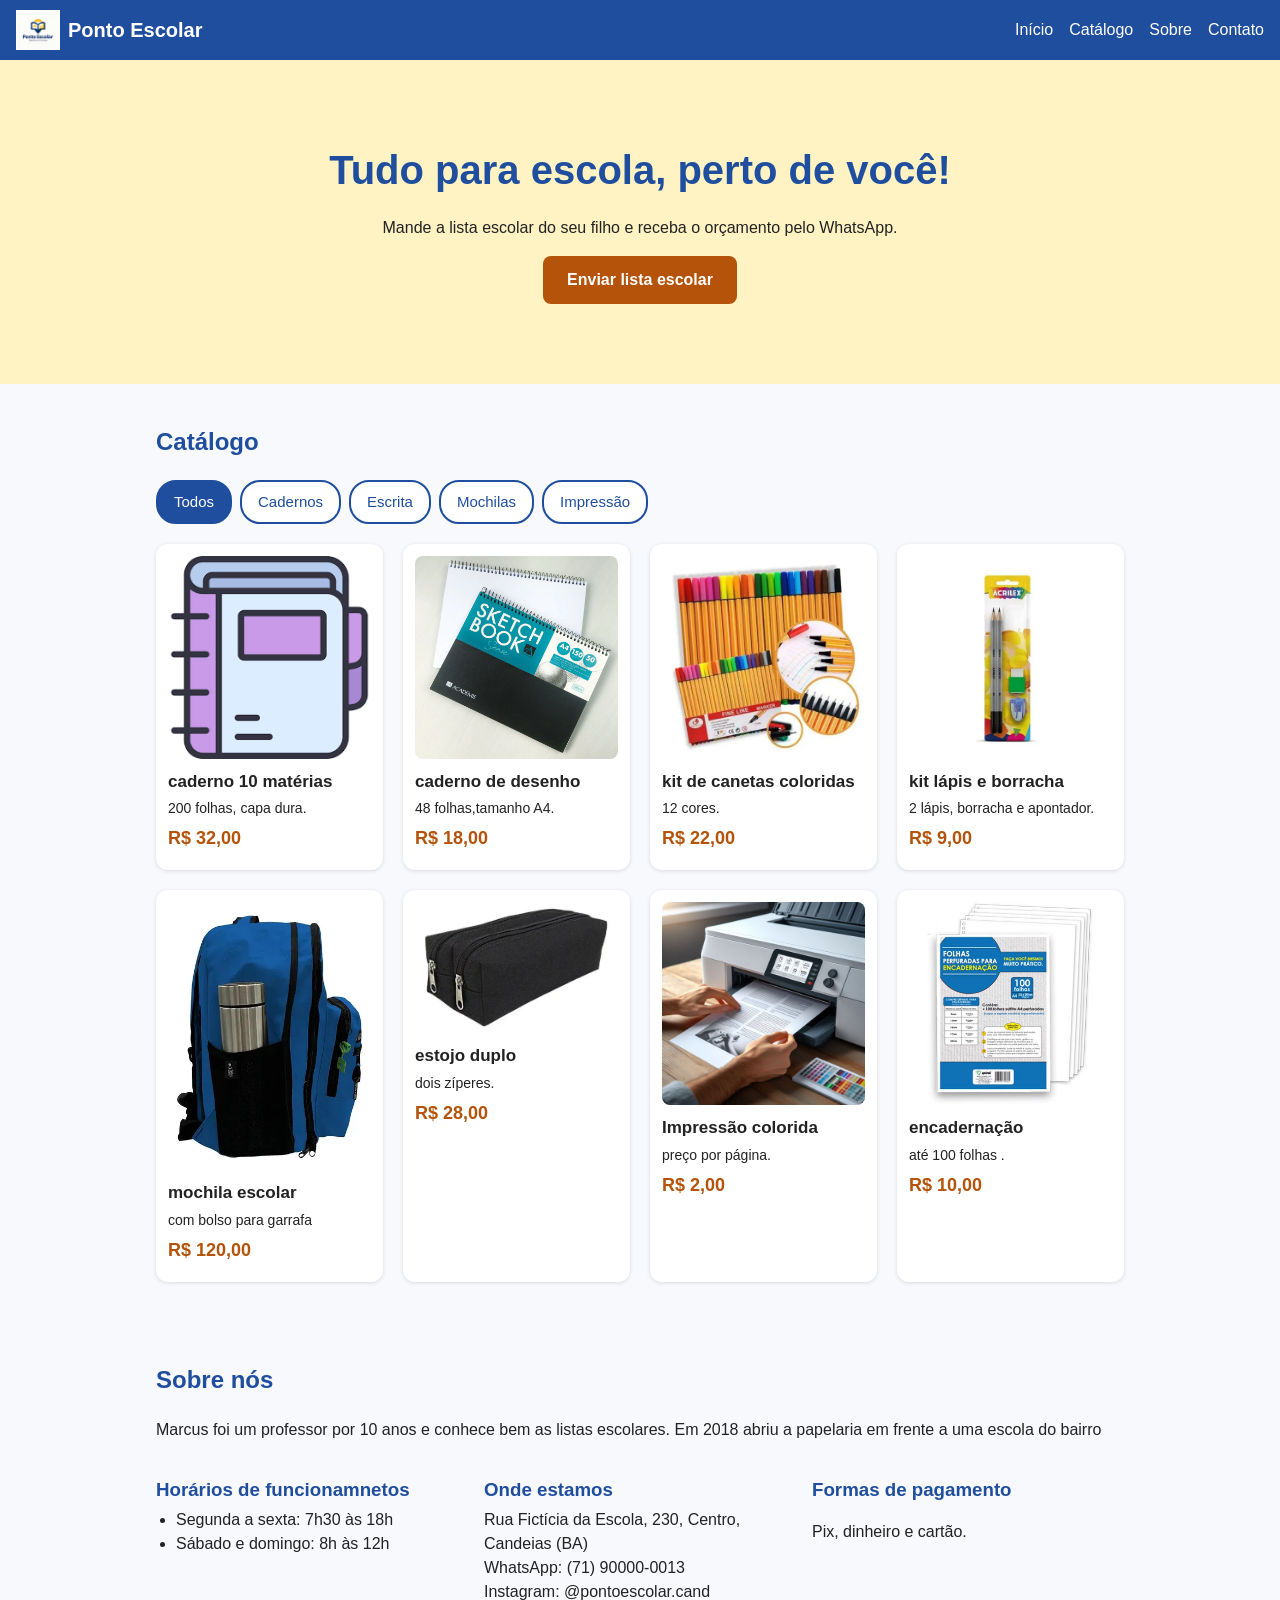
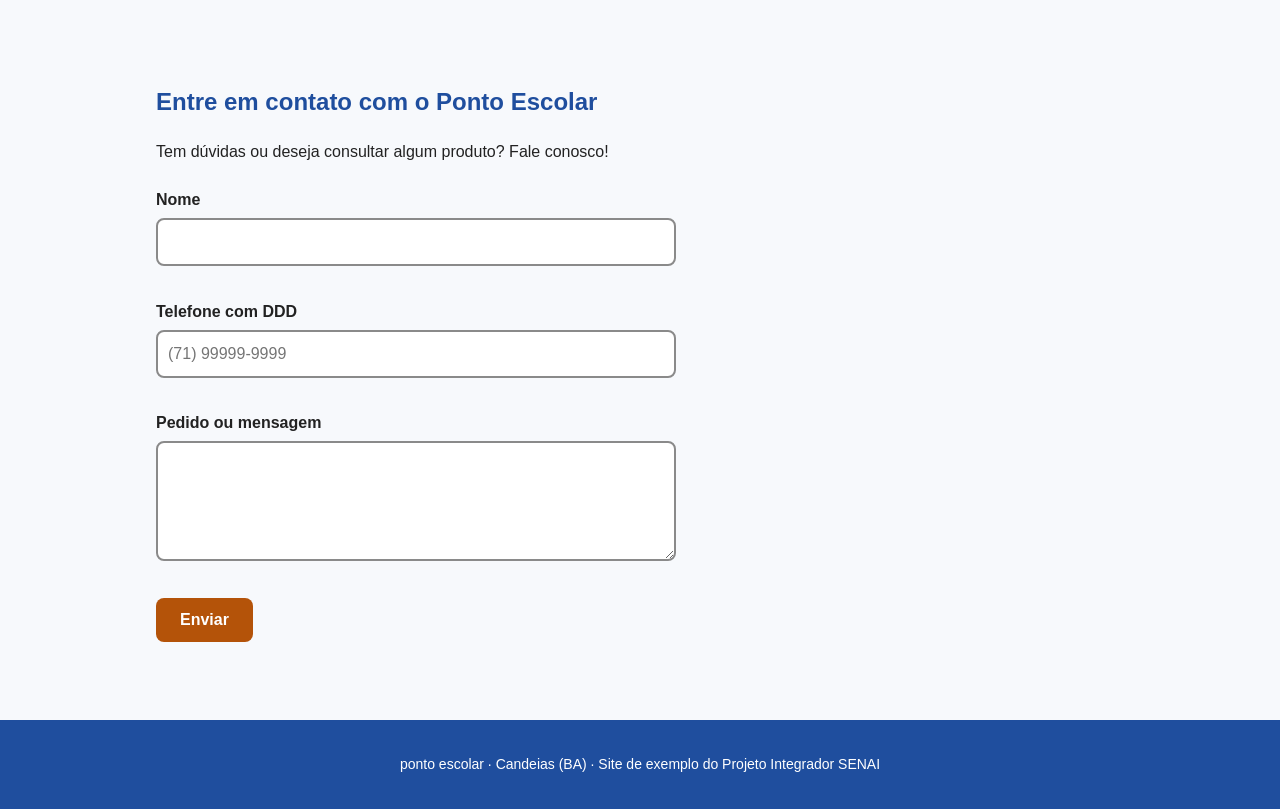
<file: index.html>
<!DOCTYPE html>
<html lang="pt-BR">
<head>
  <meta charset="UTF-8">
  <meta name="viewport" content="width=device-width, initial-scale=1.0">
  <title>Ponto escolar| Candeias</title>
  <meta name="description" content="Ponto escolar, Tudo para a escola, Perto de você.">
  <link rel="stylesheet" href="css/style.css">
</head>
<body>

  <!-- CABEÇALHO: nome da empresa e menu -->
  <header class="cabecalho">
    <a href="#inicio" class="marca">


<img src="img/logo.jpeg.jpeg" alt="" width="44" height="44">
      <span>Ponto Escolar</span>
 
    </a>
    <nav aria-label="Menu principal">
      <ul class="menu">
        <li><a href="#inicio">Início</a></li>
 
  
        <li><a href="#catalogo">Catálogo</a></li> 
        <li><a href="#sobre">Sobre</a></li>
        <li><a href="#contato">Contato</a></li>
      </ul>
    </nav>
  </header>

  <main>

    <!-- SEÇÃO 1: INÍCIO -->

    


      <section id="inicio" class="inicio">
      <h1>Tudo para escola, perto de você!</h1>
      <p>Mande a lista escolar do seu filho e receba o orçamento pelo WhatsApp.</p>
      <a href="#contato" class="botao">Enviar lista escolar</a>
    </section> 


    <!-- SEÇÃO 2: CATÁLOGO -->
    <section id="catalogo" class="secao">
      <h2>Catálogo</h2>

      <div class="filtros" aria-label="Filtrar o material por categoria">
        <button type="button" class="filtro ativo" data-filtro="todos" aria-pressed="true">Todos</button>
        <button type="button" class="filtro" data-filtro="Cadernos" aria-pressed="false">Cadernos</button>
        <button type="button" class="filtro" data-filtro="Escrita" aria-pressed="false">Escrita</button>
        <button type="button" class="filtro" data-filtro="Mochilas" aria-pressed="false">Mochilas</button>
        <button type="button" class="filtro" data-filtro="impressão" aria-pressed="false">Impressão</button>
      </div>

      <div class="cards">
        <article class="card" data-categoria="Cadernos">
          <img src="img/caderno.jpeg.png" alt="caderno 10 matérias, 200 folhas,capa dura " width="200" height="150">
          <h3>caderno 10 matérias</h3>
          <p>200 folhas, capa dura.</p>
          <p class="preco">R$ 32,00</p>
        </article>
        <article class="card" data-categoria="Cadernos">
          <img src="img/caderno desenho.jpeg.webp" alt="caderno de desenho,48 folhas,tamanho A4" width="200" height="150">
          <h3>caderno de desenho</h3>
          <p>48 folhas,tamanho A4.</p>
          <p class="preco">R$ 18,00</p>
        </article>
        <article class="card" data-categoria="Escrita">
          <img src="img/KIT DE CANETAS COLORIDAS.jpeg.jpg" alt=" kit de canetas coloridas,12 cores" width="200" height="150">
          <h3> kit de canetas coloridas</h3>
          <p>12 cores.</p>
          <p class="preco">R$ 22,00</p>
        </article>
        <article class="card" data-categoria="Escrita" >
          <img src="img/KIT DE LAPIS E BORRACHA.jpeg.webp" alt="kit de lapis e borracha,2 lápis, borracha e apontador" width="200" height="150">
          <h3>kit lápis e borracha </h3>
          <p>2 lápis, borracha e apontador.</p>
          <p class="preco">R$ 9,00</p>
        </article>
        <article class="card" data-categoria="Mochilas">
          <img src="img/mochila escola.jpeg.webp" alt=" mochila escolar com bolso para a garrafa " width="200" height="150">
          <h3>mochila escolar </h3>
          <p>com bolso para garrafa</p>
          <p class="preco">R$ 120,00</p>
        </article>
        <article class="card" data-categoria="Mochilas">
          <img src="img/ESTOJO DUPLO.jpeg.webp" alt=" estojo duplo com dois zíperes" width="200" height="150">
          <h3> estojo duplo</h3>
          <p> dois zíperes.</p>
          <p class="preco">R$ 28,00</p>
        </article>
        <article class="card" data-categoria="impressão">
          <img src="img/impressão colorida.jpeg.jpg" alt=" impressão colorida, preço por página " width="200" height="150">
          <h3>Impressão colorida </h3>
          <p>preço por página.</p>
          <p class="preco">R$ 2,00</p>
        </article>
        <article class="card" data-categoria="impressão">
          <img src="img/folha de encadernação.jpeg.jpg" alt="encadernação até 100 folhas " width="200" height="150">
          <h3>encadernação</h3>
          <p>até 100 folhas .</p>
          <p class="preco">R$ 10,00</p>
        </article>
      </div>
    </section>

    <!-- SEÇÃO 3: SOBRE -->
    <section id="sobre" class="secao sobre">
      <h2>Sobre nós</h2>
      <p>Marcus foi um professor por 10 anos e conhece bem as listas escolares. Em 2018 abriu a papelaria em frente a uma escola do bairro</p>

      <div class="sobre-blocos">
        <div>
          <h3>Horários de funcionamnetos</h3>
          <ul>
            <li>Segunda a sexta: 7h30 às 18h</li>
            <li>Sábado e domingo: 8h às 12h</li>
          </ul>
        </div>
        <div>
          <h3>Onde estamos</h3>
          <address>
            Rua Fictícia da Escola, 230, Centro, Candeias (BA)<br>
            WhatsApp: (71) 90000-0013<br>
            Instagram: @pontoescolar.cand
          </address>
        </div>
        <div>
          <h3>Formas de pagamento</h3>
          <p>Pix, dinheiro e cartão.</p>
        </div>
      </div>
    </section>

    <!-- SEÇÃO 4: CONTATO -->
    <section id="contato" class="secao">
      <h2>Entre em contato com o Ponto Escolar</h2>
      <p>Tem dúvidas ou deseja consultar algum produto? Fale conosco!</p>

      <form id="form-contato" class="formulario" novalidate>
        <label for="nome">Nome</label>
        <input type="text" id="nome" name="nome" autocomplete="name">
        <small class="erro" id="erro-nome"></small>

        <label for="telefone">Telefone com DDD</label>
        <input type="tel" id="telefone" name="telefone" autocomplete="tel" placeholder="(71) 99999-9999">
        <small class="erro" id="erro-telefone"></small>

        <label for="mensagem">Pedido ou mensagem</label>
        <textarea id="mensagem" name="mensagem" rows="4"></textarea>
        <small class="erro" id="erro-mensagem"></small>

        <button type="submit" class="botao">Enviar</button>
        <p id="confirmacao" class="confirmacao" aria-live="polite"></p>
      </form>
    </section>

  </main>

  <footer class="rodape">
    <p> ponto escolar · Candeias (BA) · Site de exemplo do Projeto Integrador SENAI</p>
  </footer>

  <script src="js/script.js"></script>
</body>
</html>
</file>
<file: css/style.css>
/* ===== CORES E FONTES DA MARCA (identidade visual) ===== */
:root {
  --roxo: #1f4e9e;
  --roxo-claro: #fff3c4;
  --verde: #b45309;
  --creme: #f7f9fc;
  --texto: #222222;
  --erro: #b3261e;
  --fonte: Arial, Helvetica, sans-serif;
}

* {
  box-sizing: border-box;
}

body {
  margin: 0;
  font-family: var(--fonte);
  font-size: 16px;
  line-height: 1.5;
  color: var(--texto);
  background: var(--creme);
}

img {
  max-width: 100%;
  height: auto;
}

/* ===== CABEÇALHO E MENU ===== */
.cabecalho {
  position: sticky;
  top: 0;
  z-index: 10;
  display: flex;
  flex-wrap: wrap;
  justify-content: space-between;
  align-items: center;
  gap: 8px;
  padding: 10px 16px;
  background: var(--roxo);
}

.marca {
  display: flex;
  align-items: center;
  gap: 8px;
  color: #ffffff;
  font-weight: bold;
  font-size: 20px;
  text-decoration: none;
}

.menu {
  display: flex;
  flex-wrap: wrap;
  gap: 4px 16px;
  margin: 0;
  padding: 0;
  list-style: none;
}

.menu a {
  color: #ffffff;
  text-decoration: none;
  padding: 6px 0;
  display: inline-block;
}

.menu a:hover,
.menu a:focus {
  text-decoration: underline;
}

/* ===== SEÇÃO INÍCIO ===== */
.inicio {
  padding: 48px 16px;
  text-align: center;
  background: var(--roxo-claro);
}

.inicio h1 {
  margin: 0 0 12px;
  font-size: 28px;
  color: var(--roxo);
}

/* ===== BOTÃO (usado no Início e no formulário) ===== */
.botao {
  display: inline-block;
  min-height: 44px;
  padding: 12px 24px;
  border: none;
  border-radius: 8px;
  background: var(--verde);
  color: #ffffff;
  font-size: 16px;
  font-weight: bold;
  text-decoration: none;
  cursor: pointer;
}

.botao:hover {
  background: #1f5e23;
}

/* foco visível para quem navega pelo teclado (acessibilidade) */
a:focus-visible,
button:focus-visible,
input:focus-visible,
textarea:focus-visible {
  outline: 3px solid #f2c94c;
  outline-offset: 2px;
}

/* ===== SEÇÕES EM GERAL ===== */
.secao {
  padding: 40px 16px;
  max-width: 1000px;
  margin: 0 auto;
}

.secao h2 {
  margin-top: 0;
  font-size: 24px;
  color: var(--roxo);
}

/* ===== CATÁLOGO ===== */
.filtros {
  display: flex;
  flex-wrap: wrap;
  gap: 8px;
  margin-bottom: 20px;
}

.filtro {
  min-height: 44px;
  padding: 8px 16px;
  border: 2px solid var(--roxo);
  border-radius: 20px;
  background: #ffffff;
  color: var(--roxo);
  font-size: 15px;
  cursor: pointer;
}

.filtro.ativo {
  background: var(--roxo);
  color: #ffffff;
}

.cards {
  display: grid;
  grid-template-columns: 1fr 1fr;
  gap: 12px;
}

.card {
  background: #ffffff;
  border-radius: 12px;
  padding: 12px;
  box-shadow: 0 1px 4px rgba(0, 0, 0, 0.12);
}

.card img {
  border-radius: 8px;
  display: block;
  width: 100%;
}

.card h3 {
  margin: 10px 0 4px;
  font-size: 17px;
}

.card p {
  margin: 0 0 6px;
  font-size: 14px;
}

.card .preco {
  font-size: 18px;
  font-weight: bold;
  color: var(--verde);
}

/* ===== SOBRE ===== */
.sobre-blocos {
  display: grid;
  gap: 16px;
}

.sobre-blocos h3 {
  margin-bottom: 4px;
  color: var(--roxo);
}

.sobre-blocos ul {
  margin: 0;
  padding-left: 20px;
}

address {
  font-style: normal;
}

/* ===== FORMULÁRIO DE CONTATO ===== */
.formulario {
  display: flex;
  flex-direction: column;
  gap: 6px;
  max-width: 520px;
}

.formulario label {
  font-weight: bold;
  margin-top: 8px;
}

.formulario input,
.formulario textarea {
  font: inherit;
  padding: 10px;
  border: 2px solid #8a8a8a;
  border-radius: 8px;
}

.formulario .campo-erro {
  border-color: var(--erro);
}

.erro {
  color: var(--erro);
  min-height: 1em;
}

.formulario .botao {
  margin-top: 12px;
  align-self: flex-start;
}

.confirmacao {
  color: var(--verde);
  font-weight: bold;
}

/* ===== RODAPÉ ===== */
.rodape {
  padding: 20px 16px;
  text-align: center;
  background: var(--roxo);
  color: #ffffff;
  font-size: 14px;
}

/* ===== TELAS MAIORES (tablet e computador) ===== */
@media (min-width: 768px) {
  .inicio {
    padding: 80px 16px;
  }

  .inicio h1 {
    font-size: 40px;
  }

  .cards {
    grid-template-columns: repeat(3, 1fr);
    gap: 20px;
  }

  .sobre-blocos {
    grid-template-columns: repeat(3, 1fr);
  }
}

@media (min-width: 1024px) {
  .cards {
    grid-template-columns: repeat(4, 1fr);
  }
}
</file>
